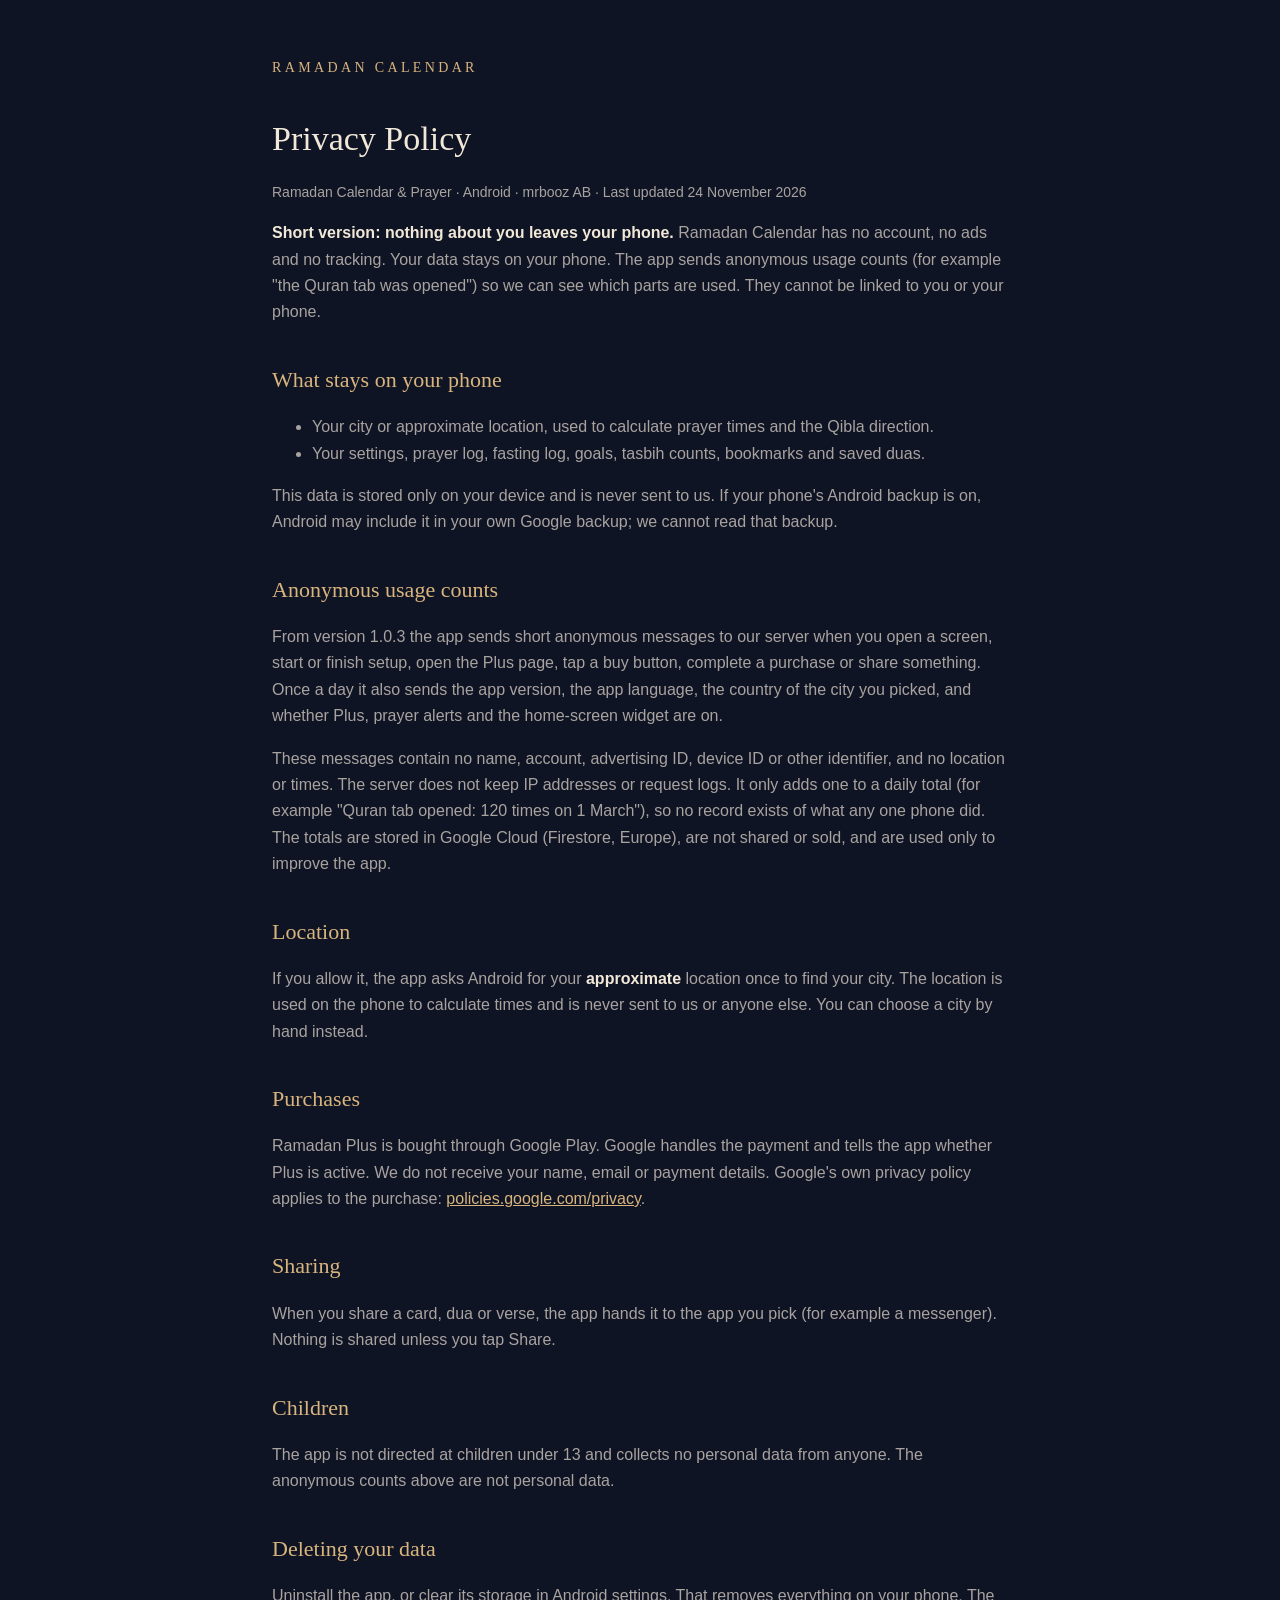
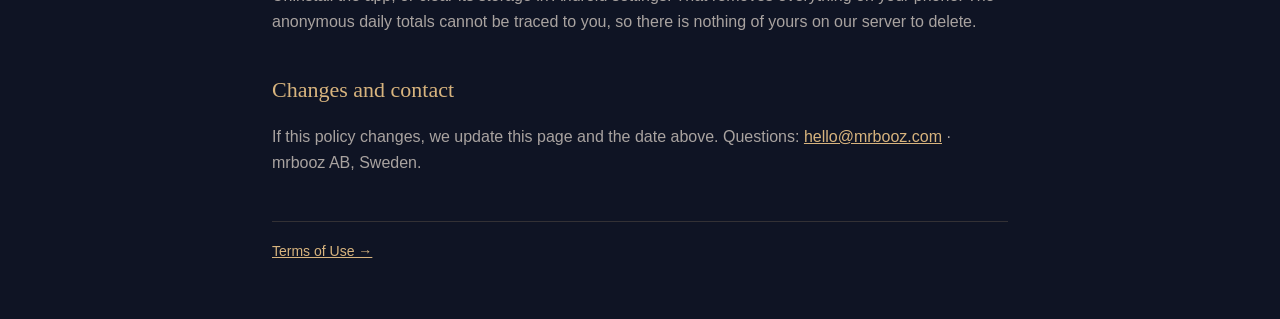
<file: index.html>
<!doctype html>
<html lang="en"><head><meta charset="utf-8"><meta name="viewport" content="width=device-width,initial-scale=1">
<title>Ramadan Calendar — Privacy Policy</title><link rel="stylesheet" href="style.css"></head><body><main>
<div class="mark">RAMADAN CALENDAR</div>
<h1>Privacy Policy</h1>
<p class="sub">Ramadan Calendar &amp; Prayer · Android · mrbooz AB · Last updated 24 November 2026</p>

<p><strong>Short version: nothing about you leaves your phone.</strong> Ramadan Calendar has no account, no ads and no tracking. Your data stays on your phone. The app sends anonymous usage counts (for example "the Quran tab was opened") so we can see which parts are used. They cannot be linked to you or your phone.</p>

<h2>What stays on your phone</h2>
<ul>
<li>Your city or approximate location, used to calculate prayer times and the Qibla direction.</li>
<li>Your settings, prayer log, fasting log, goals, tasbih counts, bookmarks and saved duas.</li>
</ul>
<p>This data is stored only on your device and is never sent to us. If your phone's Android backup is on, Android may include it in your own Google backup; we cannot read that backup.</p>

<h2>Anonymous usage counts</h2>
<p>From version 1.0.3 the app sends short anonymous messages to our server when you open a screen, start or finish setup, open the Plus page, tap a buy button, complete a purchase or share something. Once a day it also sends the app version, the app language, the country of the city you picked, and whether Plus, prayer alerts and the home-screen widget are on.</p>
<p>These messages contain no name, account, advertising ID, device ID or other identifier, and no location or times. The server does not keep IP addresses or request logs. It only adds one to a daily total (for example "Quran tab opened: 120 times on 1 March"), so no record exists of what any one phone did. The totals are stored in Google Cloud (Firestore, Europe), are not shared or sold, and are used only to improve the app.</p>
<h2>Location</h2>
<p>If you allow it, the app asks Android for your <strong>approximate</strong> location once to find your city. The location is used on the phone to calculate times and is never sent to us or anyone else. You can choose a city by hand instead.</p>

<h2>Purchases</h2>
<p>Ramadan Plus is bought through Google Play. Google handles the payment and tells the app whether Plus is active. We do not receive your name, email or payment details. Google's own privacy policy applies to the purchase: <a href="https://policies.google.com/privacy">policies.google.com/privacy</a>.</p>

<h2>Sharing</h2>
<p>When you share a card, dua or verse, the app hands it to the app you pick (for example a messenger). Nothing is shared unless you tap Share.</p>

<h2>Children</h2>
<p>The app is not directed at children under 13 and collects no personal data from anyone. The anonymous counts above are not personal data.</p>

<h2>Deleting your data</h2>
<p>Uninstall the app, or clear its storage in Android settings. That removes everything on your phone. The anonymous daily totals cannot be traced to you, so there is nothing of yours on our server to delete.</p>

<h2>Changes and contact</h2>
<p>If this policy changes, we update this page and the date above. Questions: <a href="mailto:hello@mrbooz.com">hello@mrbooz.com</a> · mrbooz AB, Sweden.</p>
<nav><a href="terms.html">Terms of Use →</a></nav>
</main></body></html>
</file>
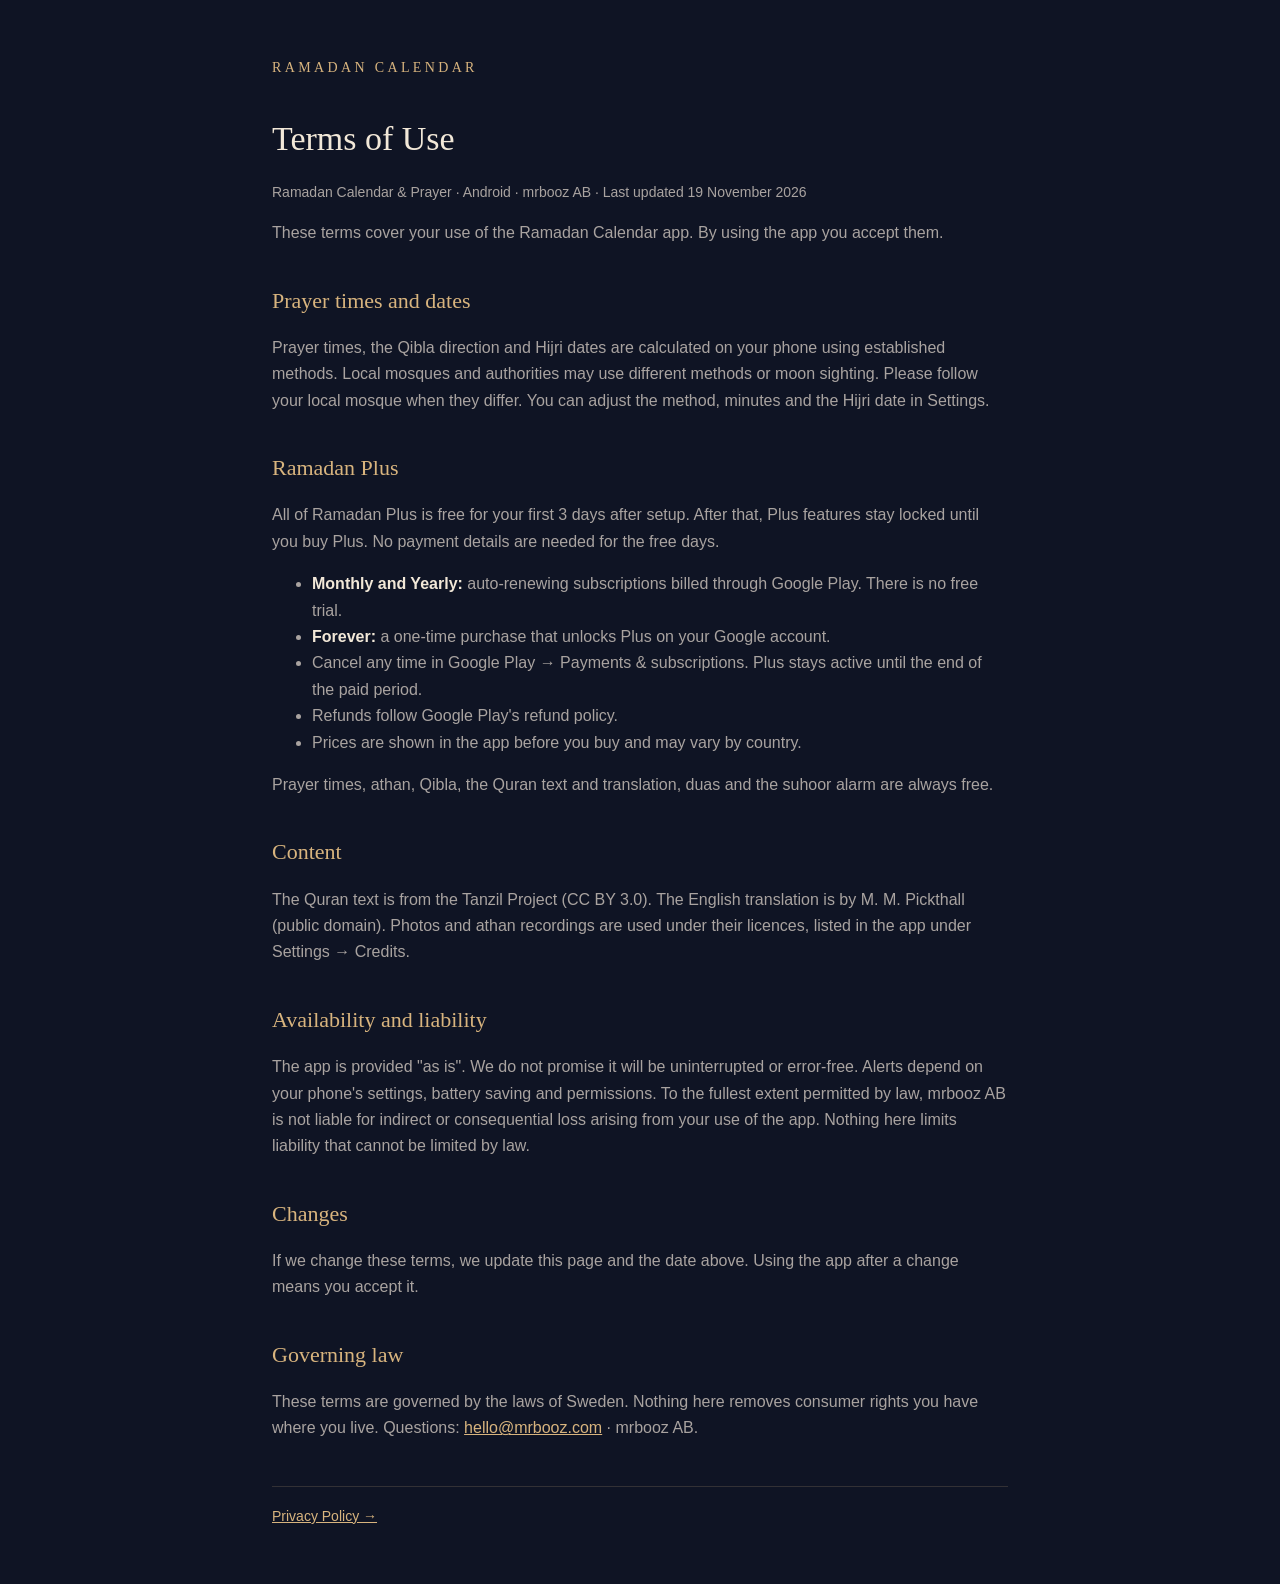
<file: terms.html>
<!doctype html>
<html lang="en"><head><meta charset="utf-8"><meta name="viewport" content="width=device-width,initial-scale=1">
<title>Ramadan Calendar — Terms of Use</title><link rel="stylesheet" href="style.css"></head><body><main>
<div class="mark">RAMADAN CALENDAR</div>
<h1>Terms of Use</h1>
<p class="sub">Ramadan Calendar &amp; Prayer · Android · mrbooz AB · Last updated 19 November 2026</p>

<p>These terms cover your use of the Ramadan Calendar app. By using the app you accept them.</p>

<h2>Prayer times and dates</h2>
<p>Prayer times, the Qibla direction and Hijri dates are calculated on your phone using established methods. Local mosques and authorities may use different methods or moon sighting. Please follow your local mosque when they differ. You can adjust the method, minutes and the Hijri date in Settings.</p>

<h2>Ramadan Plus</h2>
<p>All of Ramadan Plus is free for your first 3 days after setup. After that, Plus features stay locked until you buy Plus. No payment details are needed for the free days.</p>
<ul>
<li><strong>Monthly and Yearly:</strong> auto-renewing subscriptions billed through Google Play. There is no free trial.</li>
<li><strong>Forever:</strong> a one-time purchase that unlocks Plus on your Google account.</li>
<li>Cancel any time in Google Play → Payments &amp; subscriptions. Plus stays active until the end of the paid period.</li>
<li>Refunds follow Google Play's refund policy.</li>
<li>Prices are shown in the app before you buy and may vary by country.</li>
</ul>
<p>Prayer times, athan, Qibla, the Quran text and translation, duas and the suhoor alarm are always free.</p>

<h2>Content</h2>
<p>The Quran text is from the Tanzil Project (CC BY 3.0). The English translation is by M. M. Pickthall (public domain). Photos and athan recordings are used under their licences, listed in the app under Settings → Credits.</p>

<h2>Availability and liability</h2>
<p>The app is provided "as is". We do not promise it will be uninterrupted or error-free. Alerts depend on your phone's settings, battery saving and permissions. To the fullest extent permitted by law, mrbooz AB is not liable for indirect or consequential loss arising from your use of the app. Nothing here limits liability that cannot be limited by law.</p>

<h2>Changes</h2>
<p>If we change these terms, we update this page and the date above. Using the app after a change means you accept it.</p>

<h2>Governing law</h2>
<p>These terms are governed by the laws of Sweden. Nothing here removes consumer rights you have where you live. Questions: <a href="mailto:hello@mrbooz.com">hello@mrbooz.com</a> · mrbooz AB.</p>
<nav><a href="./">Privacy Policy →</a></nav>
</main></body></html>
</file>
<file: style.css>
:root{--bg:#0F1424;--ink:#F2E8D8;--ink2:#A9A3A0;--line:rgba(216,180,126,.18);--gold:#D8B47E}
body{margin:0;background:var(--bg);color:var(--ink);font:16px/1.65 -apple-system,BlinkMacSystemFont,"Segoe UI",Roboto,sans-serif;padding:56px 18px}
main{max-width:46rem;margin:0 auto}
.mark{font-family:Georgia,serif;letter-spacing:.24em;font-size:14px;color:var(--gold);margin-bottom:32px}
h1{font-family:Georgia,serif;font-weight:400;font-size:34px;margin:0 0 6px}
h2{font-family:Georgia,serif;font-weight:400;font-size:22px;margin:36px 0 8px;color:var(--gold)}
p,li{color:var(--ink2)} strong{color:var(--ink)}
a{color:var(--gold)} .sub{color:var(--ink2);font-size:14px}
nav{margin-top:44px;padding-top:18px;border-top:1px solid var(--line);font-size:14px}
</file>
